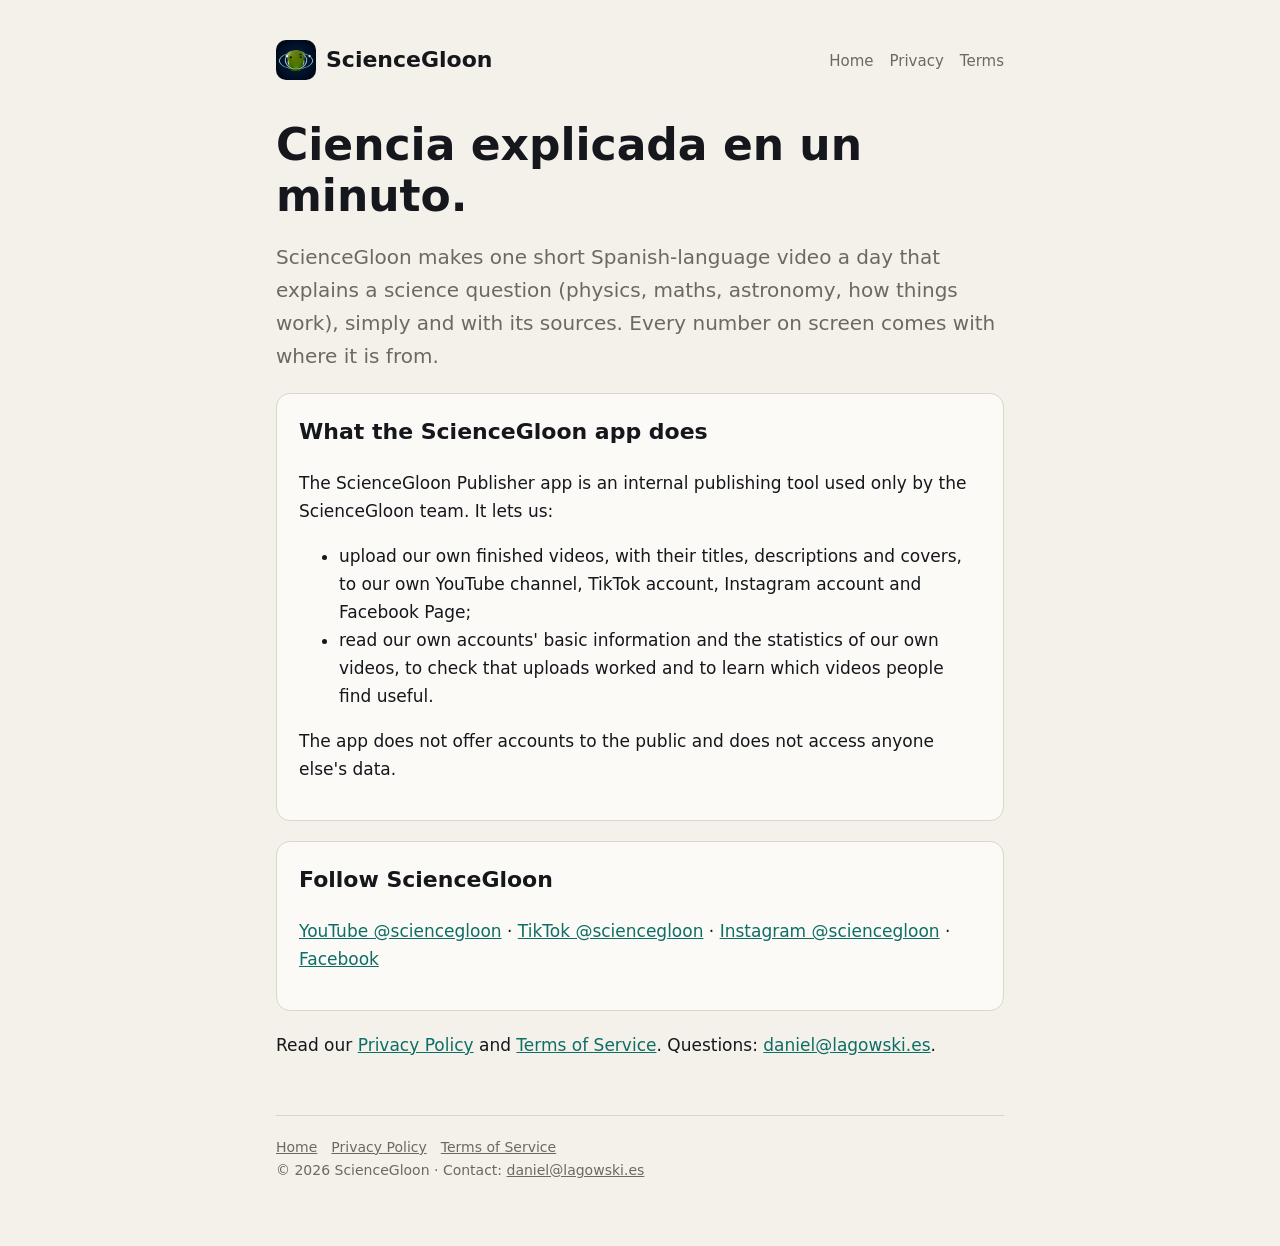
<file: index.html>
<!doctype html><html lang="en"><head><meta charset="utf-8"><meta name="viewport" content="width=device-width,initial-scale=1">
<title>ScienceGloon - ciencia explicada en un minuto</title><meta name="description" content="Short Spanish videos that explain one science question a day, every claim with its source.">
<link rel="icon" href="favicon.png"><link rel="stylesheet" href="style.css"></head><body><div class="wrap">
<header><a class="brand" href="./"><img src="assets/logo-120.png" alt="ScienceGloon logo" width="40" height="40">ScienceGloon</a>
<nav><a href="./">Home</a><a href="privacy/">Privacy</a><a href="terms/">Terms</a></nav></header>

<h1>Ciencia explicada en un minuto.</h1>
<p class="lead">ScienceGloon makes one short Spanish-language video a day that explains a science question (physics, maths,
astronomy, how things work), simply and with its sources. Every number on screen comes with where it is from.</p>
<div class="card"><h2>What the ScienceGloon app does</h2>
<p>The ScienceGloon Publisher app is an internal publishing tool used only by the ScienceGloon team. It lets us:</p>
<ul><li>upload our own finished videos, with their titles, descriptions and covers, to our own YouTube channel, TikTok
account, Instagram account and Facebook Page;</li>
<li>read our own accounts' basic information and the statistics of our own videos, to check that uploads worked and to
learn which videos people find useful.</li></ul>
<p>The app does not offer accounts to the public and does not access anyone else's data.</p></div>
<div class="card"><h2>Follow ScienceGloon</h2><p><a href="https://www.youtube.com/@sciencegloon">YouTube @sciencegloon</a> &middot; <a href="https://www.tiktok.com/@sciencegloon">TikTok @sciencegloon</a> &middot; <a href="https://www.instagram.com/sciencegloon/">Instagram @sciencegloon</a> &middot; <a href="https://www.facebook.com/sciencegloon">Facebook</a></p></div>
<p>Read our <a href="privacy/">Privacy Policy</a> and <a href="terms/">Terms of Service</a>. Questions:
<a href="mailto:daniel@lagowski.es">daniel@lagowski.es</a>.</p>
<footer><a href="./">Home</a><a href="privacy/">Privacy Policy</a><a href="terms/">Terms of Service</a><br>
&copy; 2026 ScienceGloon &middot; Contact: <a href="mailto:daniel@lagowski.es">daniel@lagowski.es</a></footer></div></body></html>
</file>
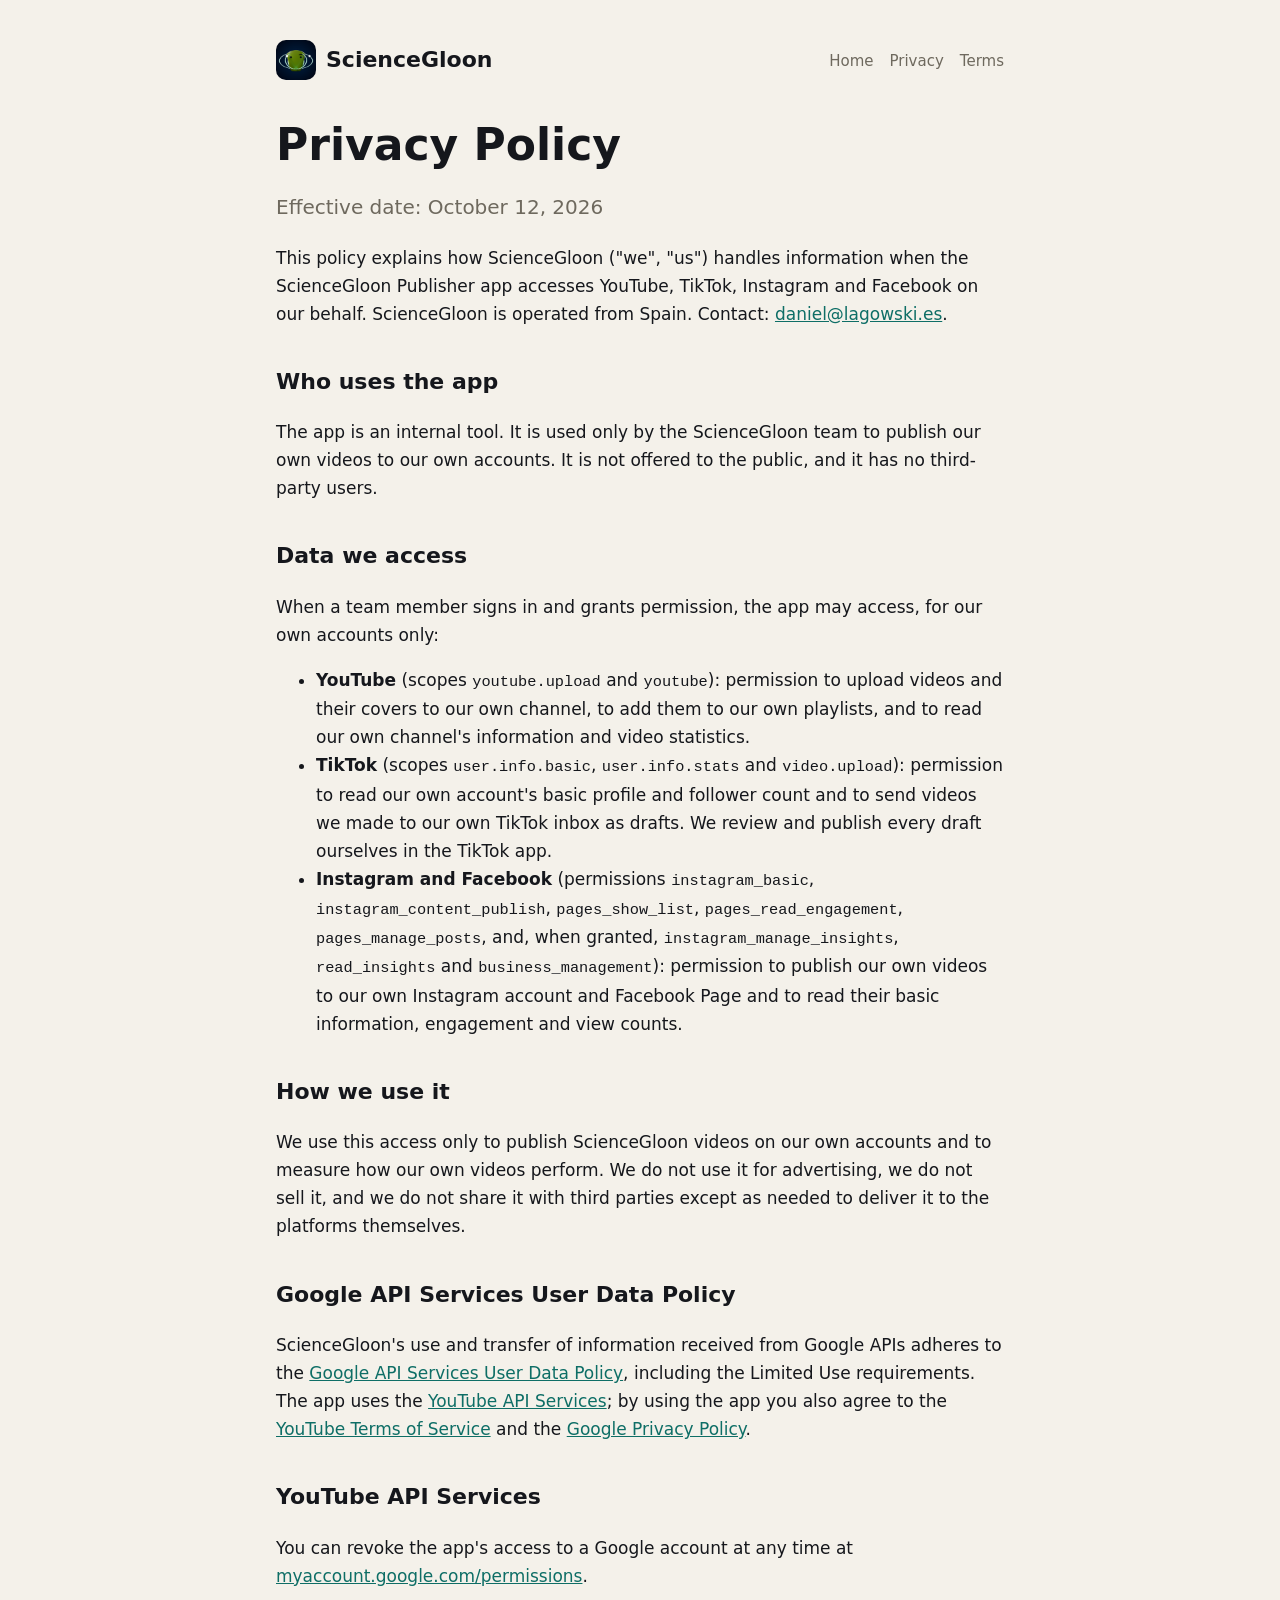
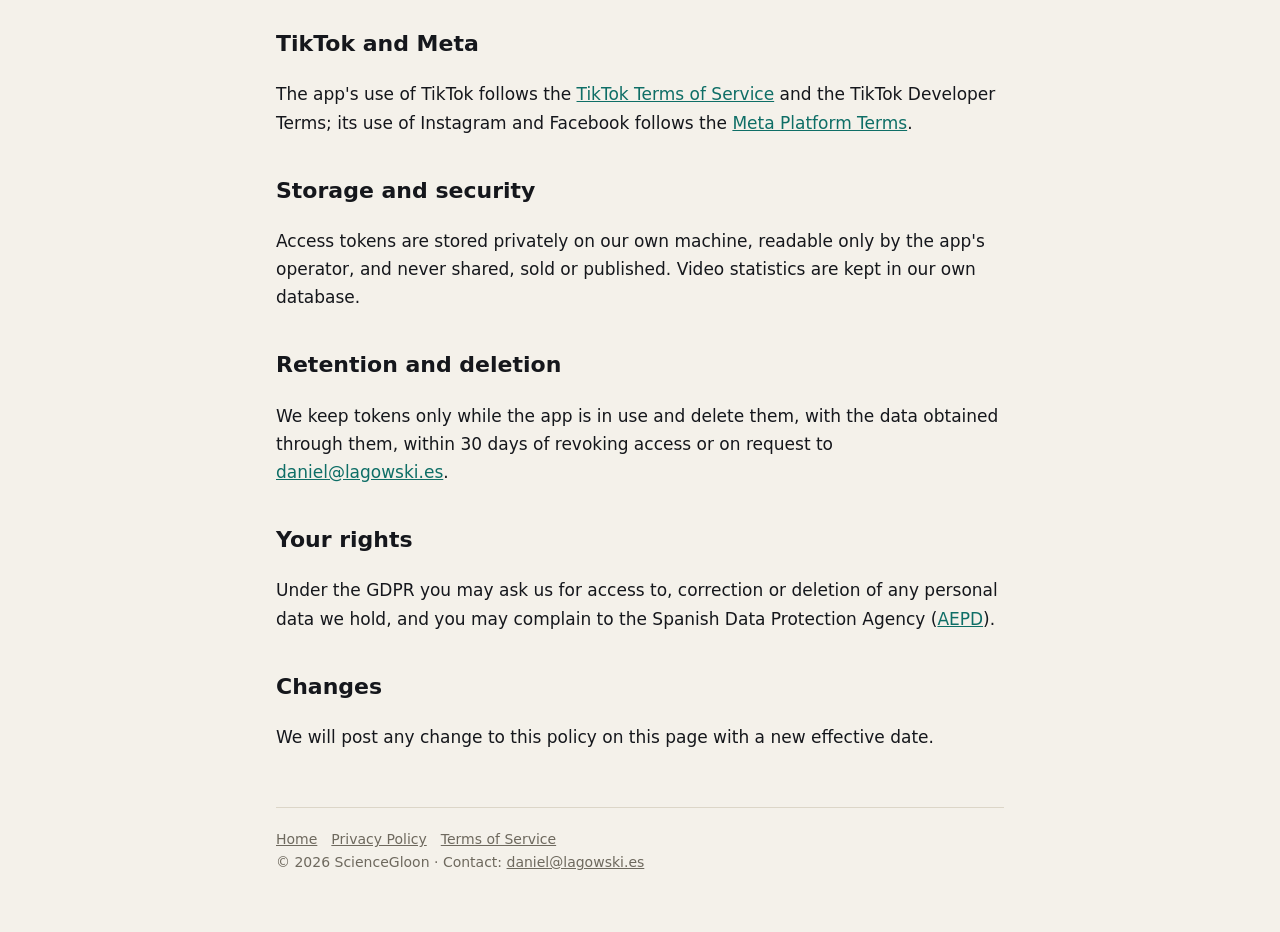
<file: privacy/index.html>
<!doctype html><html lang="en"><head><meta charset="utf-8"><meta name="viewport" content="width=device-width,initial-scale=1">
<title>Privacy Policy - ScienceGloon</title><meta name="description" content="How the ScienceGloon app handles data.">
<link rel="icon" href="../favicon.png"><link rel="stylesheet" href="../style.css"></head><body><div class="wrap">
<header><a class="brand" href="../"><img src="../assets/logo-120.png" alt="ScienceGloon logo" width="40" height="40">ScienceGloon</a>
<nav><a href="../">Home</a><a href="../privacy/">Privacy</a><a href="../terms/">Terms</a></nav></header>

<h1>Privacy Policy</h1><p class="lead">Effective date: October 12, 2026</p>
<p>This policy explains how ScienceGloon ("we", "us") handles information when the ScienceGloon Publisher app accesses YouTube,
TikTok, Instagram and Facebook on our behalf. ScienceGloon is operated from Spain. Contact:
<a href="mailto:daniel@lagowski.es">daniel@lagowski.es</a>.</p>
<h2>Who uses the app</h2><p>The app is an internal tool. It is used only by the ScienceGloon team to publish our own videos to
our own accounts. It is not offered to the public, and it has no third-party users.</p>
<h2>Data we access</h2><p>When a team member signs in and grants permission, the app may access, for our own accounts only:</p>
<ul><li><strong>YouTube</strong> (scopes <code>youtube.upload</code> and <code>youtube</code>): permission to upload videos
and their covers to our own channel, to add them to our own playlists, and to read our own channel's information and
video statistics.</li>
<li><strong>TikTok</strong> (scopes <code>user.info.basic</code>, <code>user.info.stats</code> and <code>video.upload</code>):
permission to read our own account's basic profile and follower count and to send videos we made to our own TikTok
inbox as drafts. We review and publish every draft ourselves in the TikTok app.</li>
<li><strong>Instagram and Facebook</strong> (permissions <code>instagram_basic</code>, <code>instagram_content_publish</code>,
<code>pages_show_list</code>, <code>pages_read_engagement</code>, <code>pages_manage_posts</code>, and, when granted,
<code>instagram_manage_insights</code>, <code>read_insights</code> and <code>business_management</code>): permission to
publish our own videos to our own Instagram account and Facebook Page and to read their basic information, engagement
and view counts.</li></ul>
<h2>How we use it</h2><p>We use this access only to publish ScienceGloon videos on our own accounts and to measure how our own
videos perform. We do not use it for advertising, we do not sell it, and we do not share it with third parties except as
needed to deliver it to the platforms themselves.</p>
<h2>Google API Services User Data Policy</h2><p>ScienceGloon's use and transfer of information received from Google APIs
adheres to the <a href="https://developers.google.com/terms/api-services-user-data-policy">Google API Services User Data
Policy</a>, including the Limited Use requirements. The app uses the
<a href="https://developers.google.com/youtube/terms/api-services-terms-of-service">YouTube API Services</a>; by using
the app you also agree to the <a href="https://www.youtube.com/t/terms">YouTube Terms of Service</a> and the
<a href="https://policies.google.com/privacy">Google Privacy Policy</a>.</p>
<h2 id="youtube">YouTube API Services</h2><p>You can revoke the app's access to a Google account at any time at
<a href="https://myaccount.google.com/permissions">myaccount.google.com/permissions</a>.</p>
<h2>TikTok and Meta</h2><p>The app's use of TikTok follows the <a href="https://www.tiktok.com/legal/page/global/terms-of-service/en">TikTok
Terms of Service</a> and the TikTok Developer Terms; its use of Instagram and Facebook follows the
<a href="https://developers.facebook.com/terms/">Meta Platform Terms</a>.</p>
<h2>Storage and security</h2><p>Access tokens are stored privately on our own machine, readable only by the app's
operator, and never shared, sold or published. Video statistics are kept in our own database.</p>
<h2>Retention and deletion</h2><p>We keep tokens only while the app is in use and delete them, with the data obtained
through them, within 30 days of revoking access or on request to <a href="mailto:daniel@lagowski.es">daniel@lagowski.es</a>.</p>
<h2>Your rights</h2><p>Under the GDPR you may ask us for access to, correction or deletion of any personal data we hold,
and you may complain to the Spanish Data Protection Agency (<a href="https://www.aepd.es">AEPD</a>).</p>
<h2>Changes</h2><p>We will post any change to this policy on this page with a new effective date.</p>
<footer><a href="../">Home</a><a href="../privacy/">Privacy Policy</a><a href="../terms/">Terms of Service</a><br>
&copy; 2026 ScienceGloon &middot; Contact: <a href="mailto:daniel@lagowski.es">daniel@lagowski.es</a></footer></div></body></html>
</file>
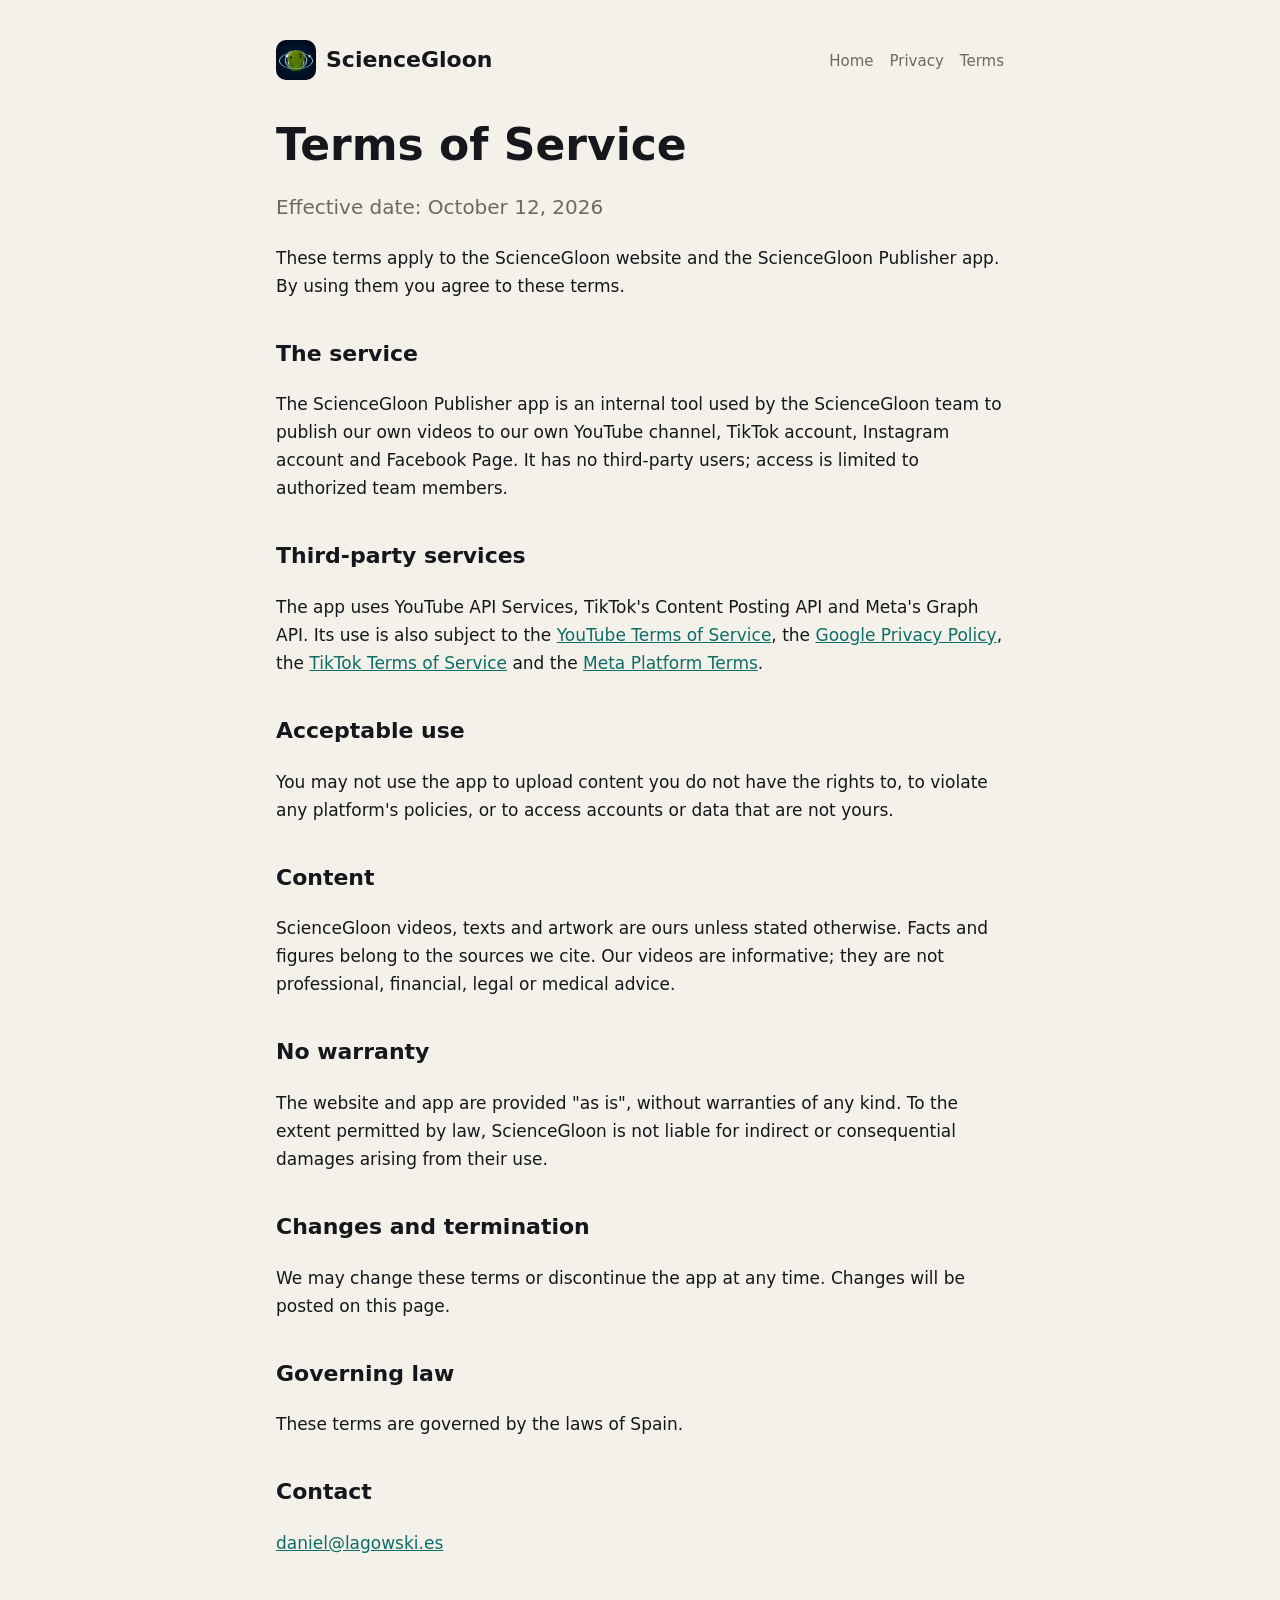
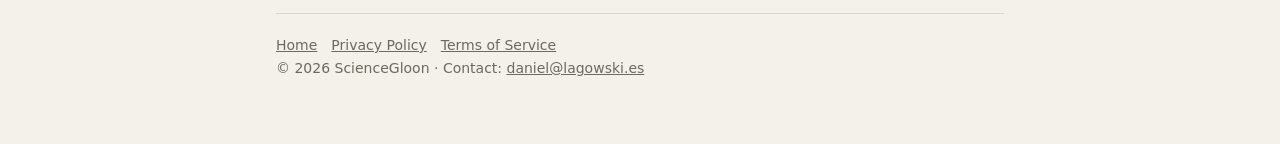
<file: terms/index.html>
<!doctype html><html lang="en"><head><meta charset="utf-8"><meta name="viewport" content="width=device-width,initial-scale=1">
<title>Terms of Service - ScienceGloon</title><meta name="description" content="Terms for the ScienceGloon app and website.">
<link rel="icon" href="../favicon.png"><link rel="stylesheet" href="../style.css"></head><body><div class="wrap">
<header><a class="brand" href="../"><img src="../assets/logo-120.png" alt="ScienceGloon logo" width="40" height="40">ScienceGloon</a>
<nav><a href="../">Home</a><a href="../privacy/">Privacy</a><a href="../terms/">Terms</a></nav></header>

<h1>Terms of Service</h1><p class="lead">Effective date: October 12, 2026</p>
<p>These terms apply to the ScienceGloon website and the ScienceGloon Publisher app. By using them you agree to these terms.</p>
<h2>The service</h2><p>The ScienceGloon Publisher app is an internal tool used by the ScienceGloon team to publish our own videos to
our own YouTube channel, TikTok account, Instagram account and Facebook Page. It has no third-party users; access is
limited to authorized team members.</p>
<h2>Third-party services</h2><p>The app uses YouTube API Services, TikTok's Content Posting API and Meta's Graph API. Its
use is also subject to the <a href="https://www.youtube.com/t/terms">YouTube Terms of Service</a>, the
<a href="https://policies.google.com/privacy">Google Privacy Policy</a>, the
<a href="https://www.tiktok.com/legal/page/global/terms-of-service/en">TikTok Terms of Service</a> and the
<a href="https://developers.facebook.com/terms/">Meta Platform Terms</a>.</p>
<h2>Acceptable use</h2><p>You may not use the app to upload content you do not have the rights to, to violate any
platform's policies, or to access accounts or data that are not yours.</p>
<h2>Content</h2><p>ScienceGloon videos, texts and artwork are ours unless stated otherwise. Facts and figures belong to the
sources we cite. Our videos are informative; they are not professional, financial, legal or medical advice.</p>
<h2>No warranty</h2><p>The website and app are provided "as is", without warranties of any kind. To the extent permitted
by law, ScienceGloon is not liable for indirect or consequential damages arising from their use.</p>
<h2>Changes and termination</h2><p>We may change these terms or discontinue the app at any time. Changes will be posted
on this page.</p>
<h2>Governing law</h2><p>These terms are governed by the laws of Spain.</p>
<h2>Contact</h2><p><a href="mailto:daniel@lagowski.es">daniel@lagowski.es</a></p>
<footer><a href="../">Home</a><a href="../privacy/">Privacy Policy</a><a href="../terms/">Terms of Service</a><br>
&copy; 2026 ScienceGloon &middot; Contact: <a href="mailto:daniel@lagowski.es">daniel@lagowski.es</a></footer></div></body></html>
</file>
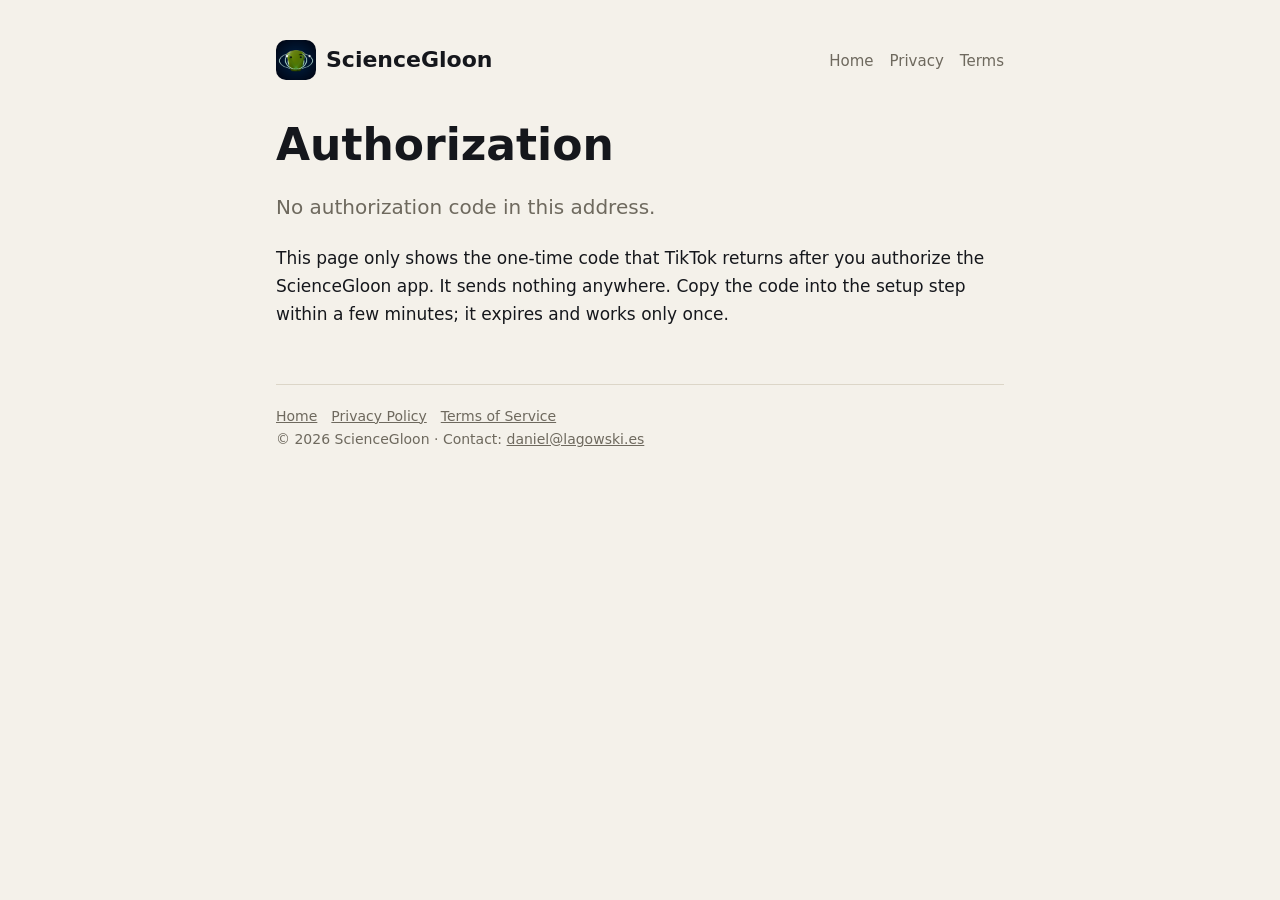
<file: tiktok-callback/index.html>
<!doctype html><html lang="en"><head><meta charset="utf-8"><meta name="viewport" content="width=device-width,initial-scale=1">
<title>Authorization - ScienceGloon</title><meta name="description" content="ScienceGloon app authorization callback."><meta name="robots" content="noindex">
<link rel="icon" href="../favicon.png"><link rel="stylesheet" href="../style.css"></head><body><div class="wrap">
<header><a class="brand" href="../"><img src="../assets/logo-120.png" alt="ScienceGloon logo" width="40" height="40">ScienceGloon</a>
<nav><a href="../">Home</a><a href="../privacy/">Privacy</a><a href="../terms/">Terms</a></nav></header>

<h1>Authorization</h1>
<p id="msg" class="lead">Reading the authorization response&hellip;</p>
<p><textarea id="code" readonly rows="3" hidden></textarea></p>
<p><button id="copy" hidden>Copy code</button></p>
<p>This page only shows the one-time code that TikTok returns after you authorize the ScienceGloon app. It sends nothing
anywhere. Copy the code into the setup step within a few minutes; it expires and works only once.</p>
<script>
const q = new URLSearchParams(location.search), msg = document.getElementById('msg'), box = document.getElementById('code'), btn = document.getElementById('copy');
if (q.get('error')) { msg.textContent = 'TikTok returned an error: ' + q.get('error') + ' ' + (q.get('error_description') || ''); }
else if (q.get('code')) { msg.textContent = 'Authorized. State: ' + (q.get('state') || '(none)') + '. Code:'; box.value = q.get('code'); box.hidden = btn.hidden = false;
  btn.onclick = () => { box.select(); navigator.clipboard ? navigator.clipboard.writeText(box.value) : document.execCommand('copy'); btn.textContent = 'Copied'; }; }
else { msg.textContent = 'No authorization code in this address.'; }
</script>
<footer><a href="../">Home</a><a href="../privacy/">Privacy Policy</a><a href="../terms/">Terms of Service</a><br>
&copy; 2026 ScienceGloon &middot; Contact: <a href="mailto:daniel@lagowski.es">daniel@lagowski.es</a></footer></div></body></html>
</file>
<file: style.css>
/* Data on the Map brand: paper, ink, one teal accent (engine/template.html palette). No web fonts, no trackers. */
:root{--bg:#F4F1EA;--fg:#15171C;--muted:#6E695E;--accent:#0E6E66;--card:#FBFAF6;--line:#DCD6C8}
@media (prefers-color-scheme:dark){:root{--bg:#15171C;--fg:#F1EDE4;--muted:#A8A295;--accent:#4FB3A9;--card:#1D2026;--line:#2C3038}}
*{box-sizing:border-box}
body{margin:0;background:var(--bg);color:var(--fg);font:17px/1.65 system-ui,-apple-system,"Segoe UI",Roboto,sans-serif}
.wrap{max-width:760px;margin:0 auto;padding:40px 16px 64px}
header{display:flex;align-items:center;justify-content:space-between;gap:16px;flex-wrap:wrap;margin-bottom:40px}
.brand{display:flex;align-items:center;gap:10px;font-weight:800;font-size:22px;color:var(--fg);text-decoration:none}
.brand img{width:40px;height:40px;border-radius:10px}
nav a{color:var(--muted);text-decoration:none;margin-left:16px;font-size:15px}nav a:first-child{margin-left:0}
nav a:hover{color:var(--accent)}
h1{font-size:clamp(30px,6vw,44px);line-height:1.15;margin:0 0 12px}h2{margin-top:36px;font-size:22px}
.card h2{margin-top:0}
.lead{font-size:20px;color:var(--muted)}a{color:var(--accent)}code{font-size:.9em;overflow-wrap:anywhere}
.card{background:var(--card);border:1px solid var(--line);border-radius:14px;padding:20px 22px;margin:20px 0}
textarea{width:100%;font-family:ui-monospace,monospace;background:var(--card);color:var(--fg);border:1px solid var(--line);border-radius:8px;padding:8px}
button{font:inherit;padding:6px 14px;border-radius:8px;border:1px solid var(--accent);background:var(--accent);color:#fff;cursor:pointer}
footer{margin-top:56px;padding-top:20px;border-top:1px solid var(--line);color:var(--muted);font-size:14px}
footer a{color:var(--muted);margin-right:14px}
.yt img{display:block;height:auto;width:300px;max-width:100%;margin:-18px 0 -12px -26px}
</file>
